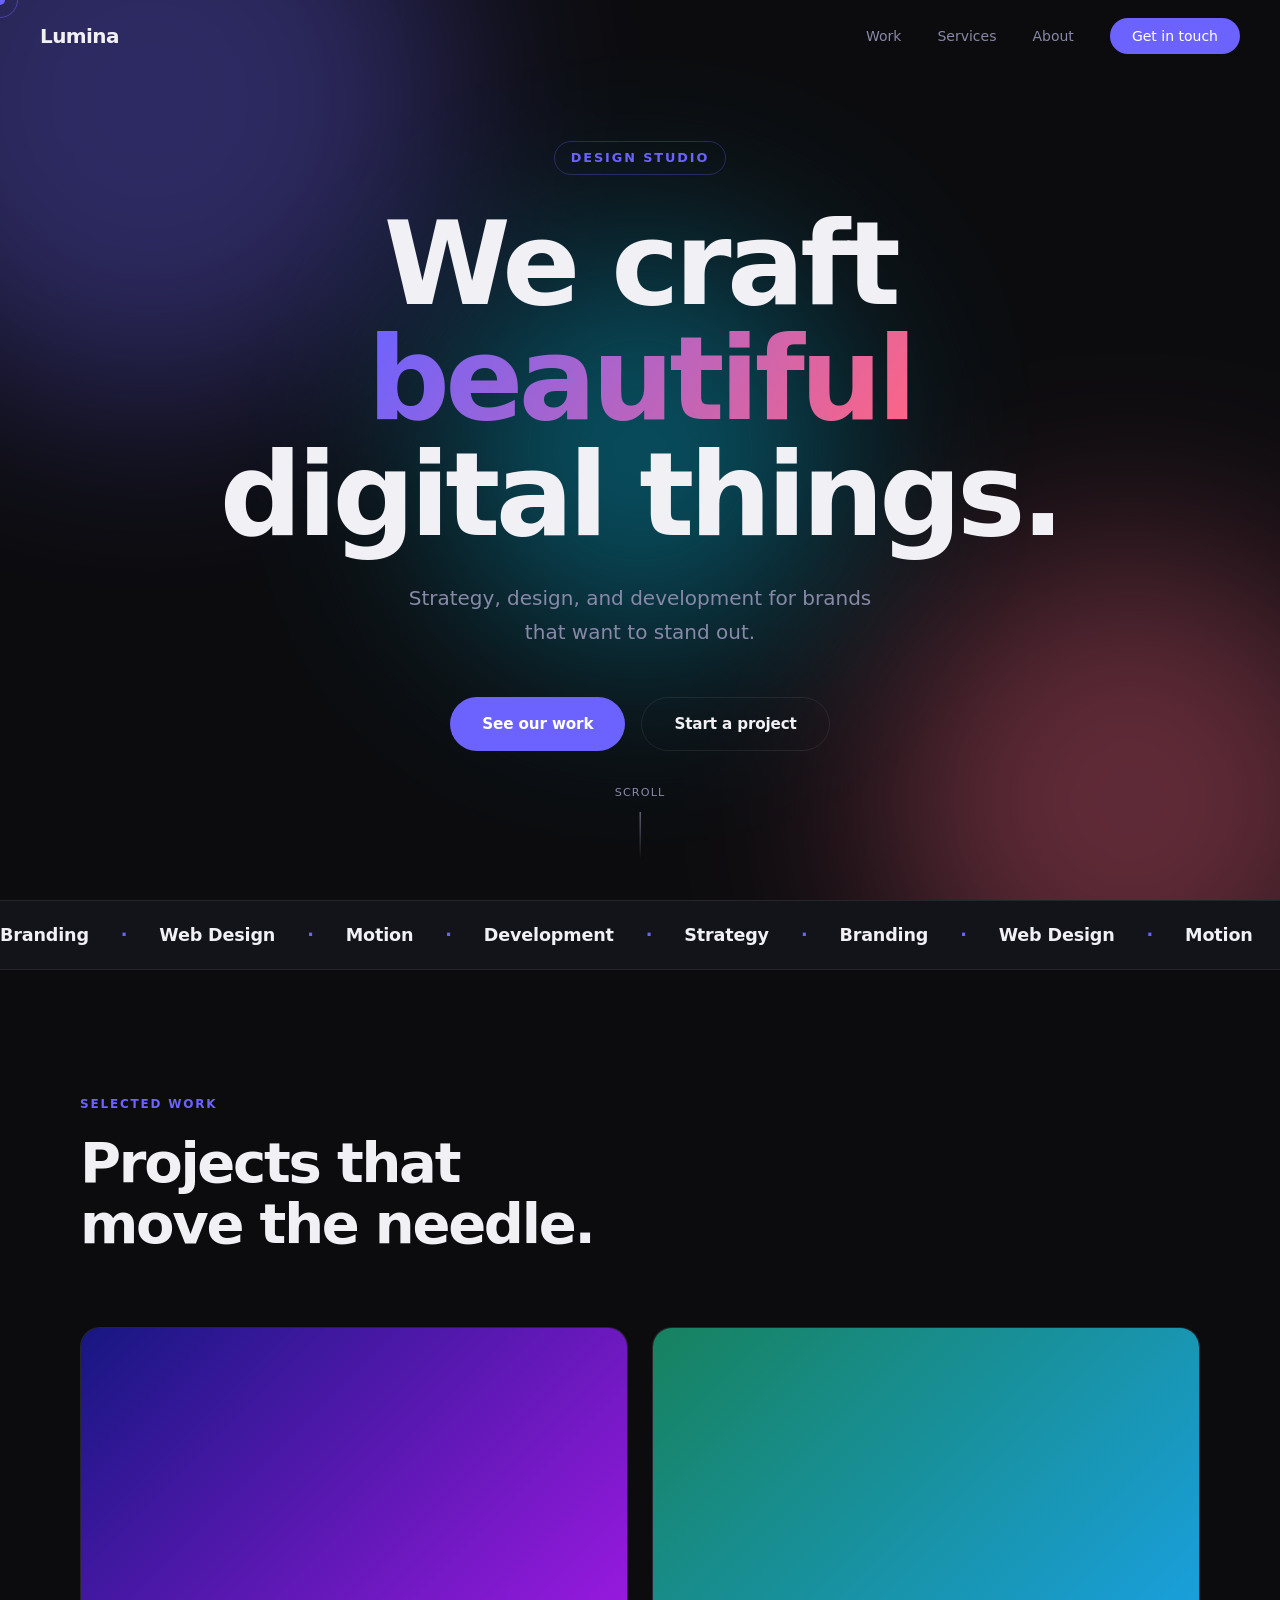
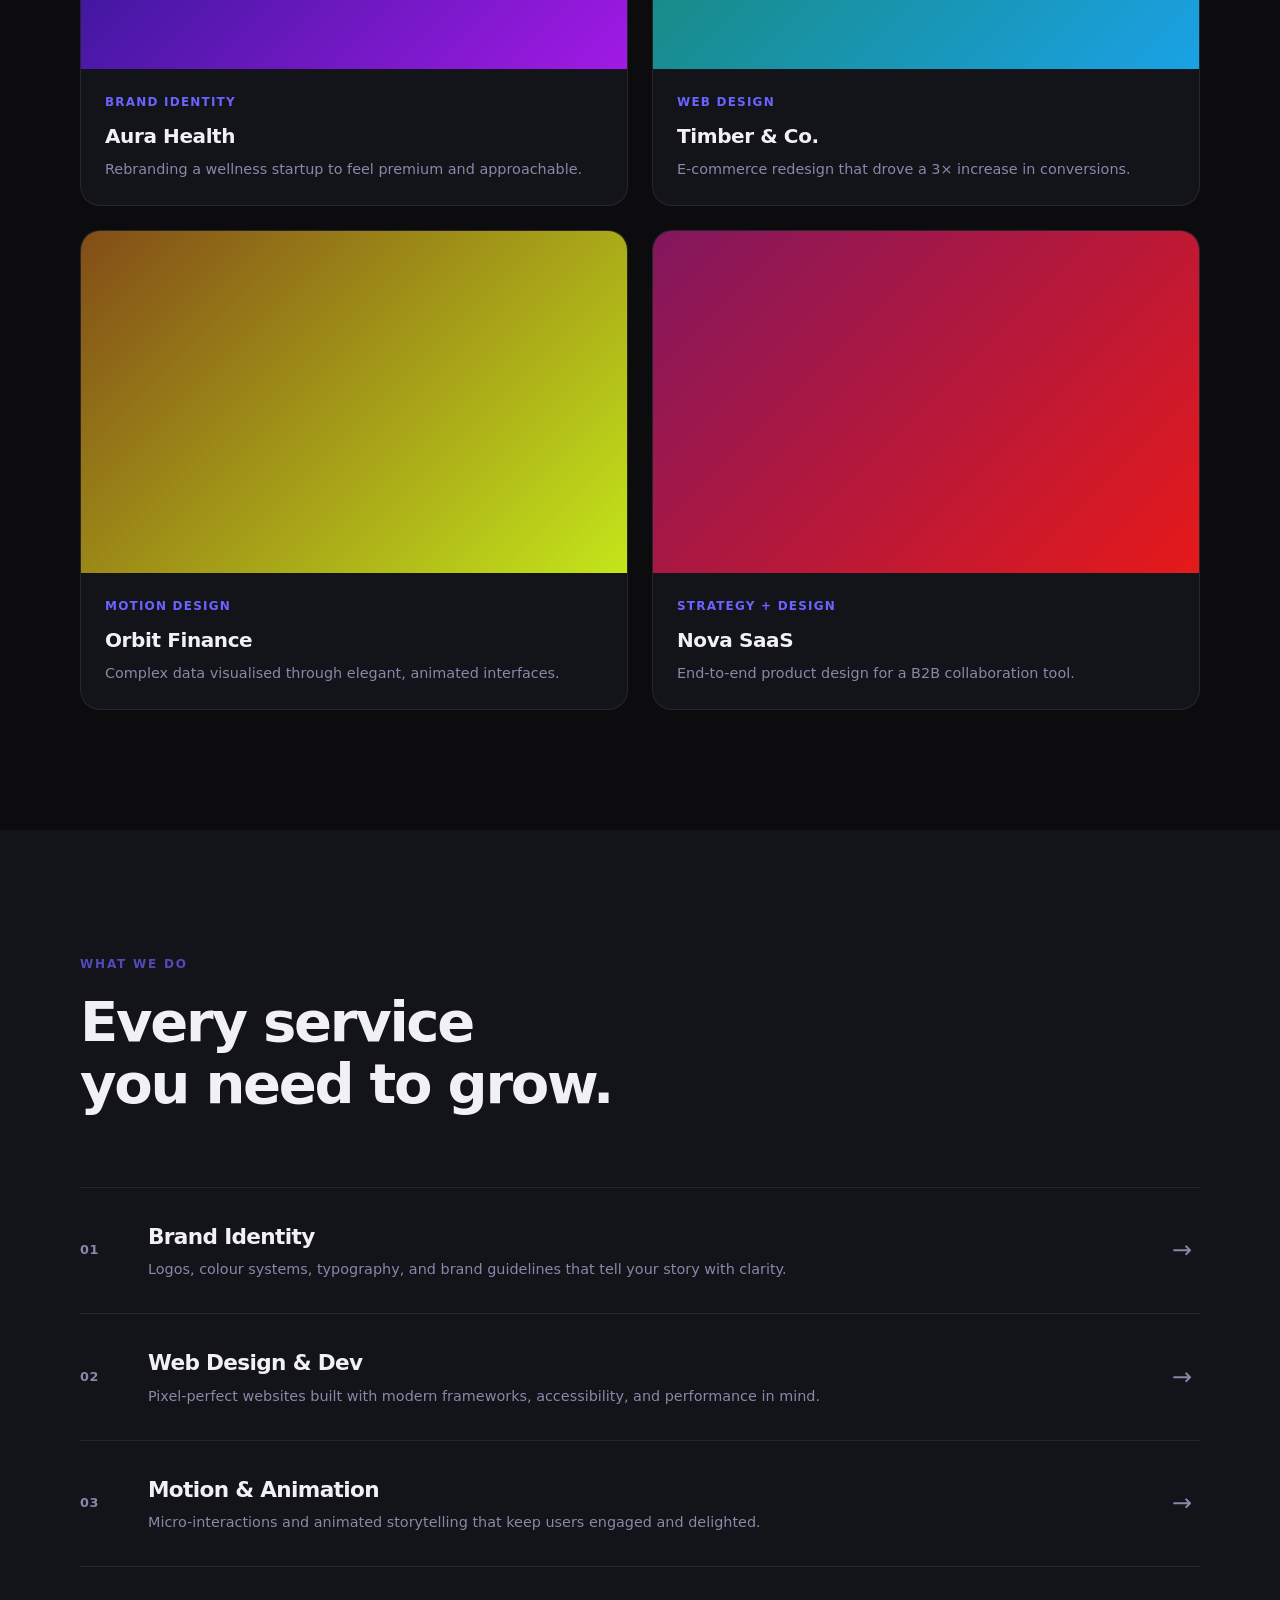
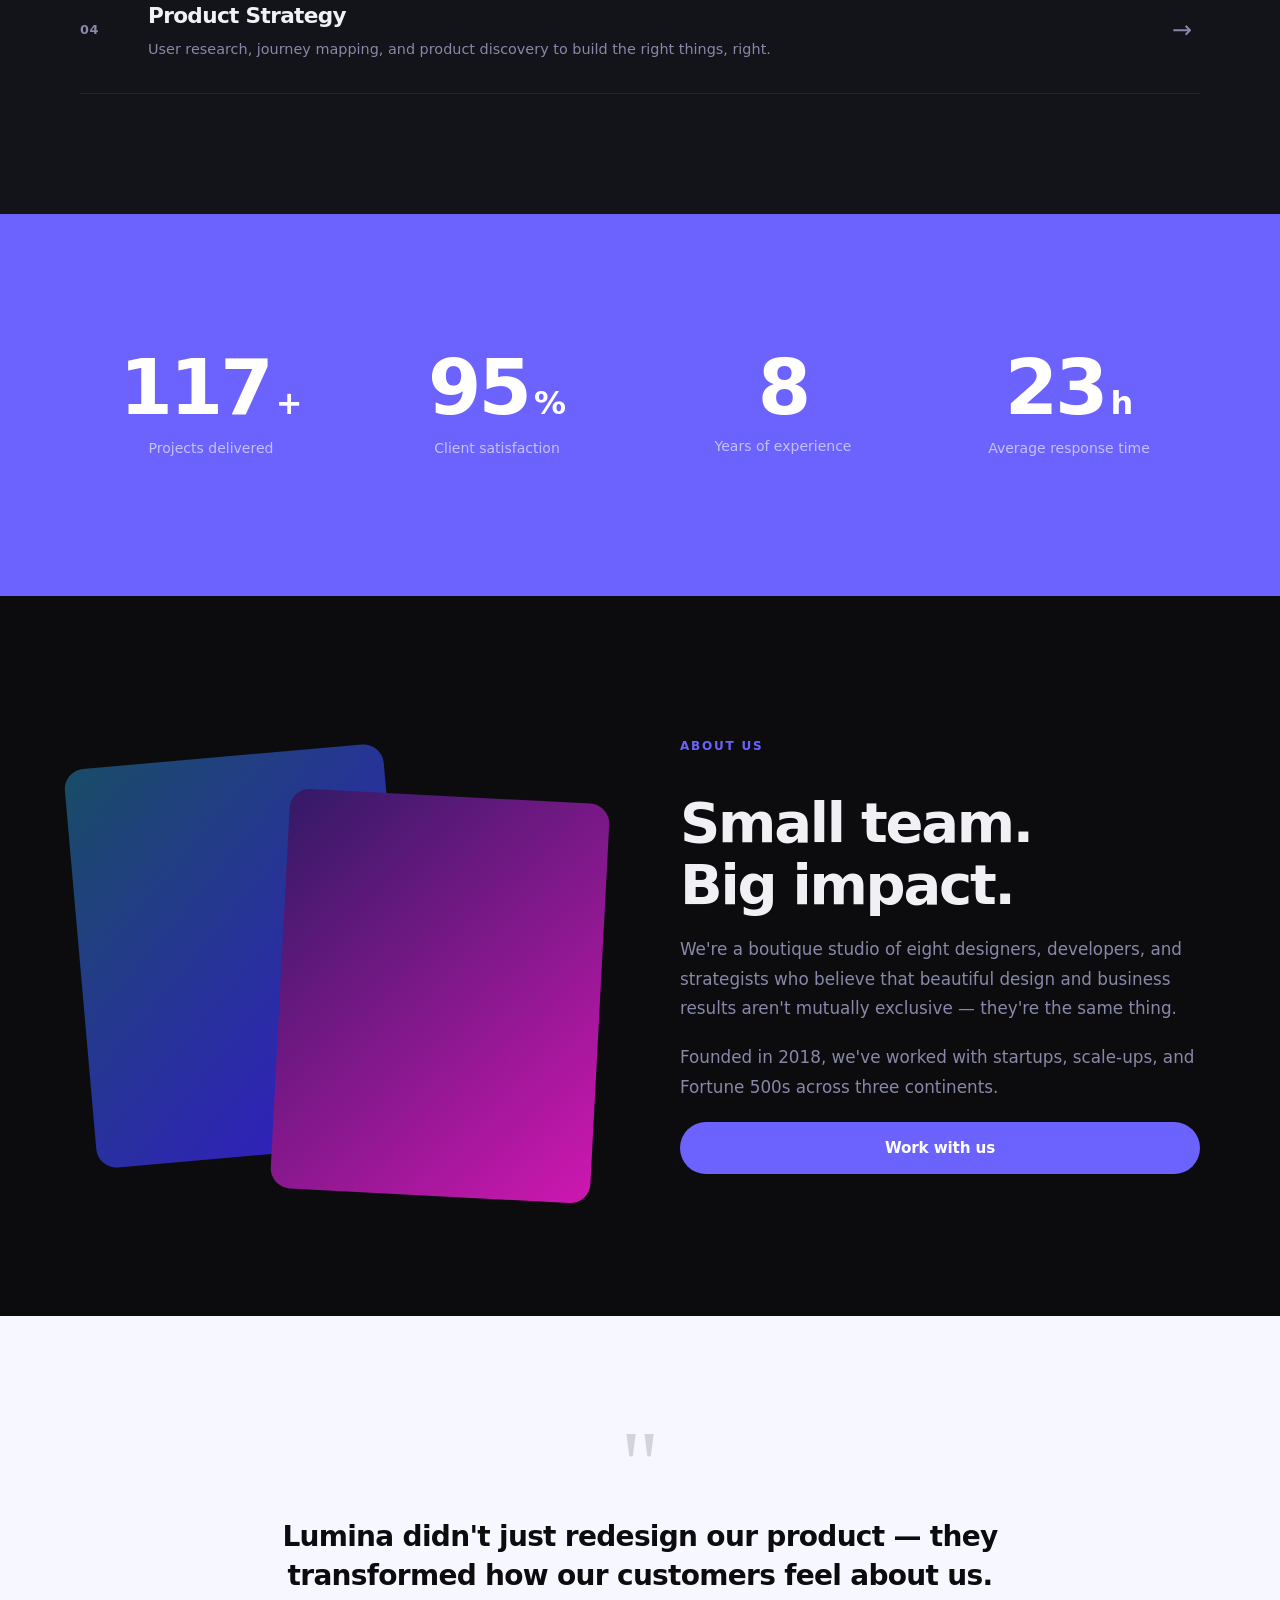
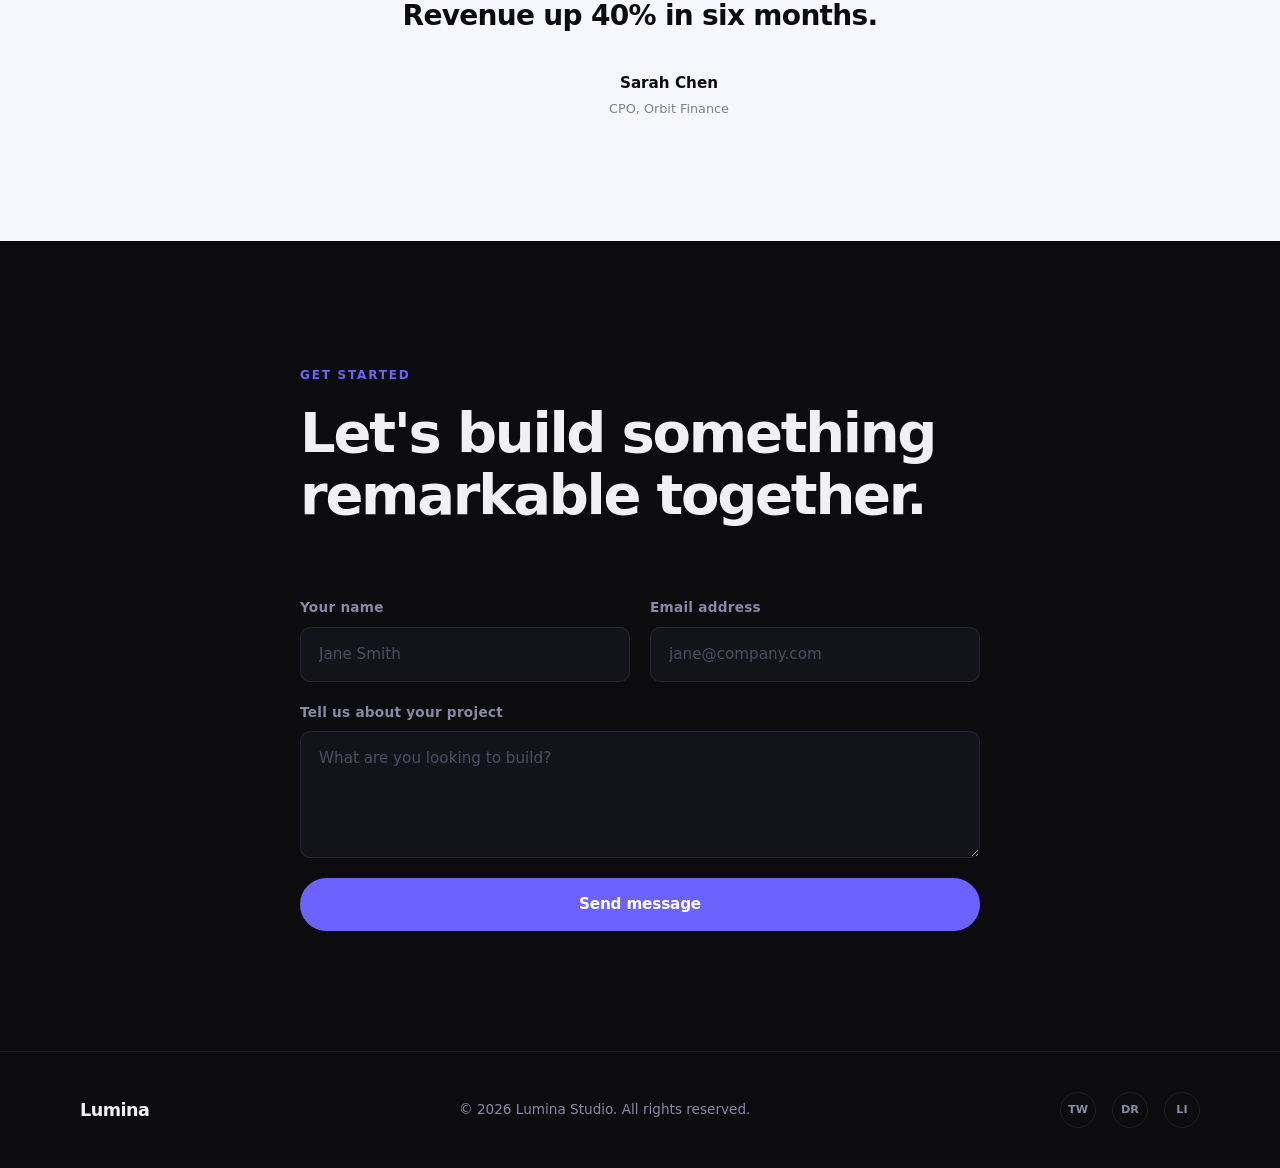
<file: index.html>
<!DOCTYPE html>
<html lang="en">
<head>
  <meta charset="UTF-8" />
  <meta name="viewport" content="width=device-width, initial-scale=1.0" />
  <title>Lumina — Design Studio</title>
  <link rel="stylesheet" href="styles.css" />
</head>
<body>

  <!-- Nav -->
  <nav class="nav" id="nav">
    <a href="#" class="nav__logo">Lumina</a>
    <ul class="nav__links">
      <li><a href="#work">Work</a></li>
      <li><a href="#services">Services</a></li>
      <li><a href="#about">About</a></li>
      <li><a href="#contact" class="nav__cta">Get in touch</a></li>
    </ul>
    <button class="nav__burger" id="burger" aria-label="Toggle menu">
      <span></span><span></span><span></span>
    </button>
  </nav>

  <!-- Mobile menu -->
  <div class="mobile-menu" id="mobileMenu">
    <ul>
      <li><a href="#work" class="mobile-link">Work</a></li>
      <li><a href="#services" class="mobile-link">Services</a></li>
      <li><a href="#about" class="mobile-link">About</a></li>
      <li><a href="#contact" class="mobile-link">Get in touch</a></li>
    </ul>
  </div>

  <!-- Hero -->
  <section class="hero">
    <div class="hero__bg">
      <div class="blob blob--1"></div>
      <div class="blob blob--2"></div>
      <div class="blob blob--3"></div>
    </div>
    <div class="hero__content">
      <span class="hero__eyebrow reveal">Design Studio</span>
      <h1 class="hero__title reveal reveal--delay-1">
        We craft<br />
        <span class="hero__title-accent">beautiful</span><br />
        digital things.
      </h1>
      <p class="hero__sub reveal reveal--delay-2">
        Strategy, design, and development for brands<br class="hide-sm" />
        that want to stand out.
      </p>
      <div class="hero__actions reveal reveal--delay-3">
        <a href="#work" class="btn btn--primary">See our work</a>
        <a href="#contact" class="btn btn--ghost">Start a project</a>
      </div>
    </div>
    <div class="hero__scroll" aria-hidden="true">
      <div class="scroll-indicator">
        <span>Scroll</span>
        <div class="scroll-indicator__line"></div>
      </div>
    </div>
  </section>

  <!-- Marquee -->
  <div class="marquee-wrapper" aria-hidden="true">
    <div class="marquee">
      <div class="marquee__track">
        <span>Branding</span><span class="marquee__dot">·</span>
        <span>Web Design</span><span class="marquee__dot">·</span>
        <span>Motion</span><span class="marquee__dot">·</span>
        <span>Development</span><span class="marquee__dot">·</span>
        <span>Strategy</span><span class="marquee__dot">·</span>
        <span>Branding</span><span class="marquee__dot">·</span>
        <span>Web Design</span><span class="marquee__dot">·</span>
        <span>Motion</span><span class="marquee__dot">·</span>
        <span>Development</span><span class="marquee__dot">·</span>
        <span>Strategy</span><span class="marquee__dot">·</span>
        <span>Branding</span><span class="marquee__dot">·</span>
        <span>Web Design</span><span class="marquee__dot">·</span>
        <span>Motion</span><span class="marquee__dot">·</span>
        <span>Development</span><span class="marquee__dot">·</span>
        <span>Strategy</span><span class="marquee__dot">·</span>
      </div>
    </div>
  </div>

  <!-- Work -->
  <section class="section" id="work">
    <div class="container">
      <div class="section__header">
        <span class="label scroll-reveal">Selected Work</span>
        <h2 class="section__title scroll-reveal">Projects that<br />move the needle.</h2>
      </div>
      <div class="projects">
        <article class="project-card scroll-reveal" data-index="0">
          <div class="project-card__image">
            <div class="project-card__placeholder" style="--hue: 240"></div>
            <div class="project-card__overlay">
              <span class="project-card__view">View case study →</span>
            </div>
          </div>
          <div class="project-card__info">
            <span class="project-card__tag">Brand Identity</span>
            <h3 class="project-card__title">Aura Health</h3>
            <p class="project-card__desc">Rebranding a wellness startup to feel premium and approachable.</p>
          </div>
        </article>

        <article class="project-card scroll-reveal" data-index="1">
          <div class="project-card__image">
            <div class="project-card__placeholder" style="--hue: 160"></div>
            <div class="project-card__overlay">
              <span class="project-card__view">View case study →</span>
            </div>
          </div>
          <div class="project-card__info">
            <span class="project-card__tag">Web Design</span>
            <h3 class="project-card__title">Timber & Co.</h3>
            <p class="project-card__desc">E-commerce redesign that drove a 3× increase in conversions.</p>
          </div>
        </article>

        <article class="project-card scroll-reveal" data-index="2">
          <div class="project-card__image">
            <div class="project-card__placeholder" style="--hue: 30"></div>
            <div class="project-card__overlay">
              <span class="project-card__view">View case study →</span>
            </div>
          </div>
          <div class="project-card__info">
            <span class="project-card__tag">Motion Design</span>
            <h3 class="project-card__title">Orbit Finance</h3>
            <p class="project-card__desc">Complex data visualised through elegant, animated interfaces.</p>
          </div>
        </article>

        <article class="project-card scroll-reveal" data-index="3">
          <div class="project-card__image">
            <div class="project-card__placeholder" style="--hue: 320"></div>
            <div class="project-card__overlay">
              <span class="project-card__view">View case study →</span>
            </div>
          </div>
          <div class="project-card__info">
            <span class="project-card__tag">Strategy + Design</span>
            <h3 class="project-card__title">Nova SaaS</h3>
            <p class="project-card__desc">End-to-end product design for a B2B collaboration tool.</p>
          </div>
        </article>
      </div>
    </div>
  </section>

  <!-- Services -->
  <section class="section section--dark" id="services">
    <div class="container">
      <div class="section__header">
        <span class="label label--light scroll-reveal">What We Do</span>
        <h2 class="section__title scroll-reveal">Every service<br />you need to grow.</h2>
      </div>
      <div class="services">
        <div class="service-item scroll-reveal">
          <div class="service-item__number">01</div>
          <div class="service-item__body">
            <h3>Brand Identity</h3>
            <p>Logos, colour systems, typography, and brand guidelines that tell your story with clarity.</p>
          </div>
          <div class="service-item__arrow">→</div>
        </div>
        <div class="service-item scroll-reveal">
          <div class="service-item__number">02</div>
          <div class="service-item__body">
            <h3>Web Design & Dev</h3>
            <p>Pixel-perfect websites built with modern frameworks, accessibility, and performance in mind.</p>
          </div>
          <div class="service-item__arrow">→</div>
        </div>
        <div class="service-item scroll-reveal">
          <div class="service-item__number">03</div>
          <div class="service-item__body">
            <h3>Motion & Animation</h3>
            <p>Micro-interactions and animated storytelling that keep users engaged and delighted.</p>
          </div>
          <div class="service-item__arrow">→</div>
        </div>
        <div class="service-item scroll-reveal">
          <div class="service-item__number">04</div>
          <div class="service-item__body">
            <h3>Product Strategy</h3>
            <p>User research, journey mapping, and product discovery to build the right things, right.</p>
          </div>
          <div class="service-item__arrow">→</div>
        </div>
      </div>
    </div>
  </section>

  <!-- Stats -->
  <section class="section section--accent">
    <div class="container">
      <div class="stats">
        <div class="stat scroll-reveal">
          <span class="stat__number" data-target="120">0</span>
          <span class="stat__plus">+</span>
          <span class="stat__label">Projects delivered</span>
        </div>
        <div class="stat scroll-reveal">
          <span class="stat__number" data-target="98">0</span>
          <span class="stat__plus">%</span>
          <span class="stat__label">Client satisfaction</span>
        </div>
        <div class="stat scroll-reveal">
          <span class="stat__number" data-target="8">0</span>
          <span class="stat__label">Years of experience</span>
        </div>
        <div class="stat scroll-reveal">
          <span class="stat__number" data-target="24">0</span>
          <span class="stat__plus">h</span>
          <span class="stat__label">Average response time</span>
        </div>
      </div>
    </div>
  </section>

  <!-- About -->
  <section class="section" id="about">
    <div class="container">
      <div class="about">
        <div class="about__media scroll-reveal">
          <div class="about__photo-stack">
            <div class="about__photo about__photo--back" style="--hue: 200"></div>
            <div class="about__photo about__photo--front" style="--hue: 260"></div>
          </div>
        </div>
        <div class="about__text">
          <span class="label scroll-reveal">About Us</span>
          <h2 class="section__title scroll-reveal">Small team.<br />Big impact.</h2>
          <p class="scroll-reveal">We're a boutique studio of eight designers, developers, and strategists who believe that beautiful design and business results aren't mutually exclusive — they're the same thing.</p>
          <p class="scroll-reveal">Founded in 2018, we've worked with startups, scale-ups, and Fortune 500s across three continents.</p>
          <a href="#contact" class="btn btn--primary scroll-reveal">Work with us</a>
        </div>
      </div>
    </div>
  </section>

  <!-- Testimonial -->
  <section class="section section--tint">
    <div class="container">
      <div class="testimonial scroll-reveal">
        <div class="testimonial__quote">"</div>
        <blockquote class="testimonial__text">
          Lumina didn't just redesign our product — they transformed how our customers feel about us. Revenue up 40% in six months.
        </blockquote>
        <div class="testimonial__author">
          <div class="testimonial__avatar" style="--hue: 200"></div>
          <div>
            <strong>Sarah Chen</strong>
            <span>CPO, Orbit Finance</span>
          </div>
        </div>
      </div>
    </div>
  </section>

  <!-- Contact -->
  <section class="section" id="contact">
    <div class="container container--narrow">
      <div class="section__header">
        <span class="label scroll-reveal">Get Started</span>
        <h2 class="section__title scroll-reveal">Let's build something<br />remarkable together.</h2>
      </div>
      <form class="form scroll-reveal" id="contactForm" novalidate>
        <div class="form__row">
          <div class="form__group">
            <label for="name">Your name</label>
            <input type="text" id="name" name="name" placeholder="Jane Smith" required />
            <span class="form__error">Please enter your name</span>
          </div>
          <div class="form__group">
            <label for="email">Email address</label>
            <input type="email" id="email" name="email" placeholder="jane@company.com" required />
            <span class="form__error">Please enter a valid email</span>
          </div>
        </div>
        <div class="form__group">
          <label for="project">Tell us about your project</label>
          <textarea id="project" name="project" rows="4" placeholder="What are you looking to build?" required></textarea>
          <span class="form__error">Please describe your project</span>
        </div>
        <button type="submit" class="btn btn--primary btn--full">
          <span class="btn__label">Send message</span>
          <span class="btn__loading" aria-hidden="true"></span>
        </button>
        <div class="form__success" id="formSuccess">
          <svg viewBox="0 0 24 24" fill="none" stroke="currentColor" stroke-width="2"><polyline points="20 6 9 17 4 12"/></svg>
          Message sent! We'll be in touch shortly.
        </div>
      </form>
    </div>
  </section>

  <!-- Footer -->
  <footer class="footer">
    <div class="container">
      <div class="footer__inner">
        <a href="#" class="footer__logo">Lumina</a>
        <p class="footer__copy">© 2026 Lumina Studio. All rights reserved.</p>
        <div class="footer__social">
          <a href="#" class="footer__social-link" aria-label="Twitter">tw</a>
          <a href="#" class="footer__social-link" aria-label="Dribbble">dr</a>
          <a href="#" class="footer__social-link" aria-label="LinkedIn">li</a>
        </div>
      </div>
    </div>
  </footer>

  <!-- Cursor -->
  <div class="cursor" id="cursor" aria-hidden="true"></div>
  <div class="cursor-follower" id="cursorFollower" aria-hidden="true"></div>

  <script src="main.js"></script>
</body>
</html>
</file>
<file: styles.css>
/* ==========================================
   LUMINA — Design Studio
   styles.css
   ========================================== */

/* ---------- Reset & Base ---------- */
*, *::before, *::after { box-sizing: border-box; margin: 0; padding: 0; }

:root {
  --c-bg:       #0c0c0f;
  --c-surface:  #13131a;
  --c-accent:   #6c63ff;
  --c-accent2:  #ff6584;
  --c-text:     #f0f0f5;
  --c-muted:    #8888a8;
  --c-border:   rgba(255,255,255,.08);
  --c-tint:     #f7f7ff;
  --c-tint-text:#0c0c0f;

  --ease-out-expo: cubic-bezier(0.16, 1, 0.3, 1);
  --ease-in-expo:  cubic-bezier(0.7, 0, 0.84, 0);
  --ease-spring:   cubic-bezier(0.34, 1.56, 0.64, 1);

  --nav-h: 72px;
  --radius: 20px;
  --radius-sm: 10px;
}

html { scroll-behavior: smooth; }

body {
  font-family: -apple-system, BlinkMacSystemFont, 'Segoe UI', system-ui, sans-serif;
  background: var(--c-bg);
  color: var(--c-text);
  line-height: 1.6;
  overflow-x: hidden;
  cursor: none;   /* custom cursor on desktop */
}

@media (pointer: coarse) {
  body { cursor: auto; }
  .cursor, .cursor-follower { display: none !important; }
}

a { color: inherit; text-decoration: none; }
img { display: block; max-width: 100%; }
button { font: inherit; cursor: pointer; border: none; background: none; }

/* ---------- Custom Cursor ---------- */
.cursor {
  width: 10px; height: 10px;
  background: var(--c-accent);
  border-radius: 50%;
  position: fixed;
  top: 0; left: 0;
  pointer-events: none;
  z-index: 9999;
  transform: translate(-50%, -50%);
  transition: transform 0.1s var(--ease-out-expo),
              width 0.3s var(--ease-out-expo),
              height 0.3s var(--ease-out-expo),
              background 0.3s;
}

.cursor-follower {
  width: 36px; height: 36px;
  border: 1.5px solid rgba(108,99,255,.5);
  border-radius: 50%;
  position: fixed;
  top: 0; left: 0;
  pointer-events: none;
  z-index: 9998;
  transform: translate(-50%, -50%);
  transition: transform 0.35s var(--ease-out-expo),
              width 0.35s var(--ease-out-expo),
              height 0.35s var(--ease-out-expo),
              border-color 0.3s;
}

.cursor--hover      { width: 20px; height: 20px; }
.cursor-follower--hover { width: 60px; height: 60px; border-color: var(--c-accent); }
.cursor--click      { transform: translate(-50%, -50%) scale(0.7); }

/* ---------- Navigation ---------- */
.nav {
  position: fixed;
  top: 0; left: 0; right: 0;
  height: var(--nav-h);
  display: flex;
  align-items: center;
  justify-content: space-between;
  padding: 0 40px;
  z-index: 900;
  transition: background 0.4s, box-shadow 0.4s, padding 0.4s;
}

.nav.scrolled {
  background: rgba(12,12,15,.85);
  backdrop-filter: blur(16px);
  box-shadow: 0 1px 0 var(--c-border);
  padding: 0 40px;
}

.nav__logo {
  font-size: 1.25rem;
  font-weight: 700;
  letter-spacing: -0.03em;
  color: var(--c-text);
  transition: opacity 0.2s;
}
.nav__logo:hover { opacity: 0.7; }

.nav__links {
  list-style: none;
  display: flex;
  align-items: center;
  gap: 36px;
}

.nav__links a {
  font-size: 0.875rem;
  color: var(--c-muted);
  transition: color 0.2s;
}
.nav__links a:hover { color: var(--c-text); }

.nav__cta {
  background: var(--c-accent) !important;
  color: #fff !important;
  padding: 10px 22px;
  border-radius: 100px;
  font-weight: 500;
  transition: transform 0.2s var(--ease-spring),
              box-shadow 0.2s !important;
}
.nav__cta:hover {
  transform: scale(1.04);
  box-shadow: 0 0 20px rgba(108,99,255,.45);
}

.nav__burger {
  display: none;
  flex-direction: column;
  gap: 5px;
  width: 28px;
  padding: 4px 0;
}
.nav__burger span {
  display: block;
  height: 2px;
  background: var(--c-text);
  border-radius: 2px;
  transition: transform 0.35s var(--ease-out-expo),
              opacity 0.35s;
}
.nav__burger.open span:nth-child(1) { transform: translateY(7px) rotate(45deg); }
.nav__burger.open span:nth-child(2) { opacity: 0; transform: scaleX(0); }
.nav__burger.open span:nth-child(3) { transform: translateY(-7px) rotate(-45deg); }

/* Mobile menu */
.mobile-menu {
  position: fixed;
  inset: 0;
  background: var(--c-bg);
  z-index: 800;
  display: flex;
  align-items: center;
  justify-content: center;
  visibility: hidden;
  opacity: 0;
  transition: visibility 0.4s, opacity 0.4s var(--ease-out-expo);
}
.mobile-menu.open { visibility: visible; opacity: 1; }
.mobile-menu ul { list-style: none; text-align: center; }
.mobile-menu ul li { overflow: hidden; margin-bottom: 8px; }

.mobile-link {
  display: block;
  font-size: 2.5rem;
  font-weight: 700;
  letter-spacing: -0.04em;
  color: var(--c-text);
  padding: 8px 0;
  transform: translateY(100%);
  transition: transform 0.5s var(--ease-out-expo), color 0.2s;
}
.mobile-menu.open .mobile-link { transform: translateY(0); }
.mobile-menu.open li:nth-child(1) .mobile-link { transition-delay: 0.05s; }
.mobile-menu.open li:nth-child(2) .mobile-link { transition-delay: 0.10s; }
.mobile-menu.open li:nth-child(3) .mobile-link { transition-delay: 0.15s; }
.mobile-menu.open li:nth-child(4) .mobile-link { transition-delay: 0.20s; }
.mobile-link:hover { color: var(--c-accent); }

/* ---------- Hero ---------- */
.hero {
  position: relative;
  min-height: 100svh;
  display: flex;
  flex-direction: column;
  align-items: center;
  justify-content: center;
  text-align: center;
  padding: calc(var(--nav-h) + 40px) 24px 120px;
  overflow: hidden;
}

/* Animated gradient blobs */
.hero__bg {
  position: absolute;
  inset: 0;
  pointer-events: none;
  overflow: hidden;
}

.blob {
  position: absolute;
  border-radius: 50%;
  filter: blur(100px);
  opacity: 0.35;
  animation: blobFloat 12s ease-in-out infinite alternate;
}
.blob--1 {
  width: 600px; height: 600px;
  background: var(--c-accent);
  top: -200px; left: -150px;
  animation-duration: 14s;
}
.blob--2 {
  width: 500px; height: 500px;
  background: var(--c-accent2);
  bottom: -150px; right: -100px;
  animation-duration: 11s;
  animation-delay: -4s;
}
.blob--3 {
  width: 400px; height: 400px;
  background: #00d2ff;
  top: 50%; left: 50%;
  transform: translate(-50%, -50%);
  animation-duration: 9s;
  animation-delay: -2s;
}

@keyframes blobFloat {
  from { transform: translate(0, 0) scale(1); }
  to   { transform: translate(40px, 30px) scale(1.08); }
}

.hero__content { position: relative; z-index: 1; }

.hero__eyebrow {
  display: inline-block;
  font-size: 0.8rem;
  font-weight: 600;
  letter-spacing: 0.15em;
  text-transform: uppercase;
  color: var(--c-accent);
  border: 1px solid rgba(108,99,255,.3);
  border-radius: 100px;
  padding: 6px 16px;
  margin-bottom: 32px;
}

.hero__title {
  font-size: clamp(3rem, 9vw, 8rem);
  font-weight: 800;
  letter-spacing: -0.04em;
  line-height: 1;
  margin-bottom: 28px;
}

.hero__title-accent {
  background: linear-gradient(120deg, var(--c-accent), var(--c-accent2));
  -webkit-background-clip: text;
  -webkit-text-fill-color: transparent;
  background-clip: text;
  display: inline-block;
  animation: gradientShift 4s ease-in-out infinite alternate;
}

@keyframes gradientShift {
  from { filter: hue-rotate(0deg); }
  to   { filter: hue-rotate(40deg); }
}

.hero__sub {
  font-size: clamp(1rem, 2vw, 1.25rem);
  color: var(--c-muted);
  margin-bottom: 48px;
  line-height: 1.7;
}

.hero__actions {
  display: flex;
  gap: 16px;
  justify-content: center;
  flex-wrap: wrap;
}

.hero__scroll {
  position: absolute;
  bottom: 40px;
  left: 50%;
  transform: translateX(-50%);
}

.scroll-indicator {
  display: flex;
  flex-direction: column;
  align-items: center;
  gap: 10px;
  color: var(--c-muted);
  font-size: 0.7rem;
  letter-spacing: 0.1em;
  text-transform: uppercase;
  animation: scrollBounce 2s ease-in-out infinite;
}

.scroll-indicator__line {
  width: 1px;
  height: 48px;
  background: linear-gradient(to bottom, var(--c-muted), transparent);
  animation: scrollLine 2s ease-in-out infinite;
}

@keyframes scrollBounce {
  0%, 100% { transform: translateY(0); opacity: 1; }
  50%       { transform: translateY(8px); opacity: 0.5; }
}

@keyframes scrollLine {
  0%   { transform: scaleY(1) translateY(0); }
  100% { transform: scaleY(0) translateY(100%); }
}

/* ---------- Reveal animations (hero entrance) ---------- */
.reveal {
  opacity: 0;
  transform: translateY(30px);
  animation: revealUp 0.9s var(--ease-out-expo) forwards;
}
.reveal--delay-1 { animation-delay: 0.15s; }
.reveal--delay-2 { animation-delay: 0.30s; }
.reveal--delay-3 { animation-delay: 0.45s; }

@keyframes revealUp {
  to { opacity: 1; transform: translateY(0); }
}

/* ---------- Scroll-triggered reveals ---------- */
.scroll-reveal {
  opacity: 0;
  transform: translateY(40px);
  transition: opacity 0.8s var(--ease-out-expo),
              transform 0.8s var(--ease-out-expo);
}
.scroll-reveal.in-view {
  opacity: 1;
  transform: translateY(0);
}
.scroll-reveal:nth-child(2) { transition-delay: 0.1s; }
.scroll-reveal:nth-child(3) { transition-delay: 0.2s; }
.scroll-reveal:nth-child(4) { transition-delay: 0.3s; }

/* ---------- Marquee ---------- */
.marquee-wrapper {
  overflow: hidden;
  border-top: 1px solid var(--c-border);
  border-bottom: 1px solid var(--c-border);
  padding: 20px 0;
  background: var(--c-surface);
}

.marquee { overflow: hidden; white-space: nowrap; }

.marquee__track {
  display: inline-flex;
  gap: 32px;
  animation: marquee 22s linear infinite;
}

.marquee__track span {
  font-size: 1.1rem;
  font-weight: 600;
  letter-spacing: -0.01em;
  color: var(--c-text);
  white-space: nowrap;
}

.marquee__dot { color: var(--c-accent) !important; }

@keyframes marquee {
  from { transform: translateX(0); }
  to   { transform: translateX(-50%); }
}

.marquee-wrapper:hover .marquee__track { animation-play-state: paused; }

/* ---------- Sections ---------- */
.section {
  padding: 120px 0;
}
.section--dark {
  background: var(--c-surface);
}
.section--tint {
  background: var(--c-tint);
  color: var(--c-tint-text);
}
.section--accent {
  background: var(--c-accent);
}

.container {
  max-width: 1200px;
  margin: 0 auto;
  padding: 0 40px;
}
.container--narrow { max-width: 760px; }

.section__header {
  margin-bottom: 72px;
}

.section__title {
  font-size: clamp(2rem, 5vw, 3.5rem);
  font-weight: 800;
  letter-spacing: -0.04em;
  line-height: 1.1;
  margin-top: 16px;
}

.label {
  font-size: 0.75rem;
  font-weight: 600;
  letter-spacing: 0.15em;
  text-transform: uppercase;
  color: var(--c-accent);
}
.label--light { color: rgba(108,99,255,.7); }

/* ---------- Buttons ---------- */
.btn {
  display: inline-flex;
  align-items: center;
  justify-content: center;
  gap: 8px;
  padding: 14px 32px;
  border-radius: 100px;
  font-size: 0.95rem;
  font-weight: 600;
  letter-spacing: -0.01em;
  transition: transform 0.25s var(--ease-spring),
              box-shadow 0.25s,
              background 0.2s,
              color 0.2s;
  position: relative;
  overflow: hidden;
}

.btn::after {
  content: '';
  position: absolute;
  inset: 0;
  background: rgba(255,255,255,.12);
  opacity: 0;
  transition: opacity 0.2s;
}
.btn:hover::after { opacity: 1; }
.btn:active { transform: scale(0.97) !important; }

.btn--primary {
  background: var(--c-accent);
  color: #fff;
}
.btn--primary:hover {
  transform: scale(1.04);
  box-shadow: 0 8px 28px rgba(108,99,255,.45);
}

.btn--ghost {
  border: 1.5px solid var(--c-border);
  color: var(--c-text);
}
.btn--ghost:hover {
  transform: scale(1.04);
  border-color: rgba(255,255,255,.3);
}

.btn--full { width: 100%; }

/* Loading spinner inside button */
.btn__loading {
  display: none;
  width: 18px; height: 18px;
  border: 2px solid rgba(255,255,255,.3);
  border-top-color: #fff;
  border-radius: 50%;
  animation: spin 0.7s linear infinite;
}

@keyframes spin {
  to { transform: rotate(360deg); }
}

.btn.loading .btn__label { display: none; }
.btn.loading .btn__loading { display: block; }

/* ---------- Project Cards ---------- */
.projects {
  display: grid;
  grid-template-columns: repeat(2, 1fr);
  gap: 24px;
}

.project-card {
  border-radius: var(--radius);
  overflow: hidden;
  background: var(--c-surface);
  border: 1px solid var(--c-border);
  transition: transform 0.4s var(--ease-out-expo),
              box-shadow 0.4s var(--ease-out-expo);
  cursor: pointer;
}

.project-card:hover {
  transform: translateY(-8px);
  box-shadow: 0 24px 60px rgba(0,0,0,.6);
}

/* Staggered scroll-reveal for cards */
.project-card[data-index="0"] { transition-delay: 0s; }
.project-card[data-index="1"] { transition-delay: 0.08s; }
.project-card[data-index="2"] { transition-delay: 0.16s; }
.project-card[data-index="3"] { transition-delay: 0.24s; }

.project-card__image {
  position: relative;
  aspect-ratio: 16/10;
  overflow: hidden;
}

.project-card__placeholder {
  width: 100%; height: 100%;
  background: linear-gradient(
    135deg,
    hsl(var(--hue), 70%, 30%),
    hsl(calc(var(--hue) + 40), 80%, 50%)
  );
  transition: transform 0.6s var(--ease-out-expo);
}
.project-card:hover .project-card__placeholder {
  transform: scale(1.06);
}

.project-card__overlay {
  position: absolute;
  inset: 0;
  background: rgba(0,0,0,.5);
  display: flex;
  align-items: center;
  justify-content: center;
  opacity: 0;
  transition: opacity 0.35s;
}
.project-card:hover .project-card__overlay { opacity: 1; }

.project-card__view {
  color: #fff;
  font-weight: 600;
  font-size: 0.95rem;
  letter-spacing: -0.01em;
  transform: translateY(10px);
  transition: transform 0.35s var(--ease-out-expo);
}
.project-card:hover .project-card__view { transform: translateY(0); }

.project-card__info {
  padding: 24px;
}
.project-card__tag {
  font-size: 0.75rem;
  font-weight: 600;
  letter-spacing: 0.1em;
  text-transform: uppercase;
  color: var(--c-accent);
  display: block;
  margin-bottom: 8px;
}
.project-card__title {
  font-size: 1.25rem;
  font-weight: 700;
  letter-spacing: -0.02em;
  margin-bottom: 6px;
}
.project-card__desc { color: var(--c-muted); font-size: 0.9rem; }

/* ---------- Services ---------- */
.services { display: flex; flex-direction: column; }

.service-item {
  display: flex;
  align-items: center;
  gap: 32px;
  padding: 32px 0;
  border-bottom: 1px solid var(--c-border);
  cursor: pointer;
  transition: padding-left 0.35s var(--ease-out-expo);
  position: relative;
}
.service-item:first-child { border-top: 1px solid var(--c-border); }
.service-item:hover { padding-left: 16px; }

.service-item__number {
  font-size: 0.8rem;
  font-weight: 700;
  color: var(--c-muted);
  min-width: 36px;
  letter-spacing: 0.05em;
  transition: color 0.2s;
}
.service-item:hover .service-item__number { color: var(--c-accent); }

.service-item__body { flex: 1; }
.service-item__body h3 {
  font-size: 1.35rem;
  font-weight: 700;
  letter-spacing: -0.03em;
  margin-bottom: 4px;
  transition: color 0.2s;
}
.service-item:hover .service-item__body h3 { color: var(--c-accent); }
.service-item__body p { color: var(--c-muted); font-size: 0.9rem; }

.service-item__arrow {
  font-size: 1.5rem;
  color: var(--c-muted);
  transform: translateX(-8px);
  transition: transform 0.35s var(--ease-out-expo), color 0.2s;
}
.service-item:hover .service-item__arrow {
  transform: translateX(0);
  color: var(--c-accent);
}

/* ---------- Stats ---------- */
.stats {
  display: grid;
  grid-template-columns: repeat(4, 1fr);
  gap: 24px;
  text-align: center;
}

.stat { padding: 16px; }

.stat__number {
  font-size: clamp(3rem, 6vw, 5rem);
  font-weight: 800;
  letter-spacing: -0.04em;
  line-height: 1;
  color: #fff;
  font-variant-numeric: tabular-nums;
}
.stat__plus { font-size: 2rem; font-weight: 800; color: #fff; }
.stat__label {
  display: block;
  margin-top: 8px;
  font-size: 0.875rem;
  color: rgba(255,255,255,.6);
  font-weight: 500;
}

/* ---------- About ---------- */
.about {
  display: grid;
  grid-template-columns: 1fr 1fr;
  gap: 80px;
  align-items: center;
}

.about__photo-stack {
  position: relative;
  height: 480px;
}

.about__photo {
  position: absolute;
  width: 320px; height: 400px;
  border-radius: var(--radius);
  background: linear-gradient(
    135deg,
    hsl(var(--hue), 60%, 25%),
    hsl(calc(var(--hue) + 50), 80%, 45%)
  );
}
.about__photo--back {
  top: 40px; left: 0;
  transform: rotate(-5deg);
  transition: transform 0.6s var(--ease-out-expo);
}
.about__photo--front {
  bottom: 0; right: 0;
  transform: rotate(3deg);
  transition: transform 0.6s var(--ease-out-expo) 0.1s;
}
.about__media:hover .about__photo--back  { transform: rotate(-7deg) scale(1.02); }
.about__media:hover .about__photo--front { transform: rotate(5deg) scale(1.02); }

.about__text {
  display: flex;
  flex-direction: column;
  gap: 20px;
}
.about__text p { color: var(--c-muted); font-size: 1.05rem; line-height: 1.75; }

/* ---------- Testimonial ---------- */
.testimonial {
  max-width: 780px;
  margin: 0 auto;
  text-align: center;
}

.testimonial__quote {
  font-size: 6rem;
  line-height: 0.6;
  color: var(--c-accent);
  font-family: Georgia, serif;
  margin-bottom: 24px;
  color: var(--c-tint-text);
  opacity: 0.15;
}

.testimonial__text {
  font-size: clamp(1.2rem, 3vw, 1.75rem);
  font-weight: 600;
  letter-spacing: -0.025em;
  line-height: 1.4;
  color: var(--c-tint-text);
  margin-bottom: 36px;
}

.testimonial__author {
  display: flex;
  align-items: center;
  gap: 14px;
  justify-content: center;
}
.testimonial__avatar {
  width: 44px; height: 44px;
  border-radius: 50%;
  background: linear-gradient(135deg, hsl(var(--hue), 60%, 40%), hsl(calc(var(--hue)+50), 80%, 60%));
}
.testimonial__author strong {
  display: block;
  font-size: 0.95rem;
  font-weight: 700;
  color: var(--c-tint-text);
}
.testimonial__author span {
  font-size: 0.8rem;
  color: rgba(12,12,15,.5);
}

/* ---------- Form ---------- */
.form {
  display: flex;
  flex-direction: column;
  gap: 20px;
}

.form__row {
  display: grid;
  grid-template-columns: 1fr 1fr;
  gap: 20px;
}

.form__group {
  display: flex;
  flex-direction: column;
  gap: 8px;
  position: relative;
}

.form__group label {
  font-size: 0.85rem;
  font-weight: 600;
  color: var(--c-muted);
  letter-spacing: 0.02em;
}

.form__group input,
.form__group textarea {
  background: var(--c-surface);
  border: 1.5px solid var(--c-border);
  border-radius: var(--radius-sm);
  padding: 14px 18px;
  color: var(--c-text);
  font: inherit;
  font-size: 0.95rem;
  outline: none;
  transition: border-color 0.25s, box-shadow 0.25s;
  resize: vertical;
}

.form__group input::placeholder,
.form__group textarea::placeholder { color: rgba(136,136,168,.5); }

.form__group input:focus,
.form__group textarea:focus {
  border-color: var(--c-accent);
  box-shadow: 0 0 0 4px rgba(108,99,255,.15);
}

.form__group.error input,
.form__group.error textarea {
  border-color: var(--c-accent2);
  box-shadow: 0 0 0 4px rgba(255,101,132,.12);
  animation: shake 0.4s var(--ease-out-expo);
}

@keyframes shake {
  0%, 100% { transform: translateX(0); }
  25%       { transform: translateX(-6px); }
  75%       { transform: translateX(6px); }
}

.form__error {
  font-size: 0.8rem;
  color: var(--c-accent2);
  display: none;
}
.form__group.error .form__error { display: block; }

.form__success {
  display: none;
  align-items: center;
  gap: 10px;
  background: rgba(108,99,255,.12);
  border: 1px solid rgba(108,99,255,.3);
  border-radius: var(--radius-sm);
  padding: 16px 20px;
  color: var(--c-accent);
  font-weight: 500;
  animation: revealUp 0.5s var(--ease-out-expo);
}
.form__success.show { display: flex; }
.form__success svg { width: 20px; height: 20px; flex-shrink: 0; }

/* ---------- Footer ---------- */
.footer {
  border-top: 1px solid var(--c-border);
  padding: 40px 0;
}

.footer__inner {
  display: flex;
  align-items: center;
  justify-content: space-between;
  gap: 24px;
  flex-wrap: wrap;
}

.footer__logo {
  font-size: 1.1rem;
  font-weight: 700;
  letter-spacing: -0.03em;
  transition: opacity 0.2s;
}
.footer__logo:hover { opacity: 0.6; }

.footer__copy { color: var(--c-muted); font-size: 0.85rem; }

.footer__social { display: flex; gap: 16px; }
.footer__social-link {
  width: 36px; height: 36px;
  border-radius: 50%;
  border: 1px solid var(--c-border);
  display: flex;
  align-items: center;
  justify-content: center;
  font-size: 0.7rem;
  font-weight: 700;
  text-transform: uppercase;
  color: var(--c-muted);
  transition: border-color 0.2s, color 0.2s, transform 0.25s var(--ease-spring);
}
.footer__social-link:hover {
  border-color: var(--c-accent);
  color: var(--c-accent);
  transform: scale(1.15);
}

/* ---------- Utilities ---------- */
.hide-sm { display: inline; }

/* ---------- Responsive ---------- */
@media (max-width: 900px) {
  .projects { grid-template-columns: 1fr; }
  .stats    { grid-template-columns: repeat(2, 1fr); }
  .about    { grid-template-columns: 1fr; gap: 40px; }
  .about__photo-stack { height: 300px; }
  .about__photo { width: 220px; height: 280px; }

  .nav__links { display: none; }
  .nav__burger { display: flex; }

  .form__row { grid-template-columns: 1fr; }
}

@media (max-width: 600px) {
  .nav { padding: 0 20px; }
  .container { padding: 0 20px; }
  .section { padding: 80px 0; }
  .section__header { margin-bottom: 48px; }
  .stats { grid-template-columns: 1fr 1fr; }
  .hide-sm { display: none; }
  .hero__actions { flex-direction: column; align-items: center; }
}

/* ---------- Reduced motion ---------- */
@media (prefers-reduced-motion: reduce) {
  *, *::before, *::after {
    animation-duration: 0.01ms !important;
    transition-duration: 0.01ms !important;
  }
  .blob { animation: none; }
  .scroll-reveal { opacity: 1; transform: none; }
  .reveal { opacity: 1; transform: none; animation: none; }
}
</file>
